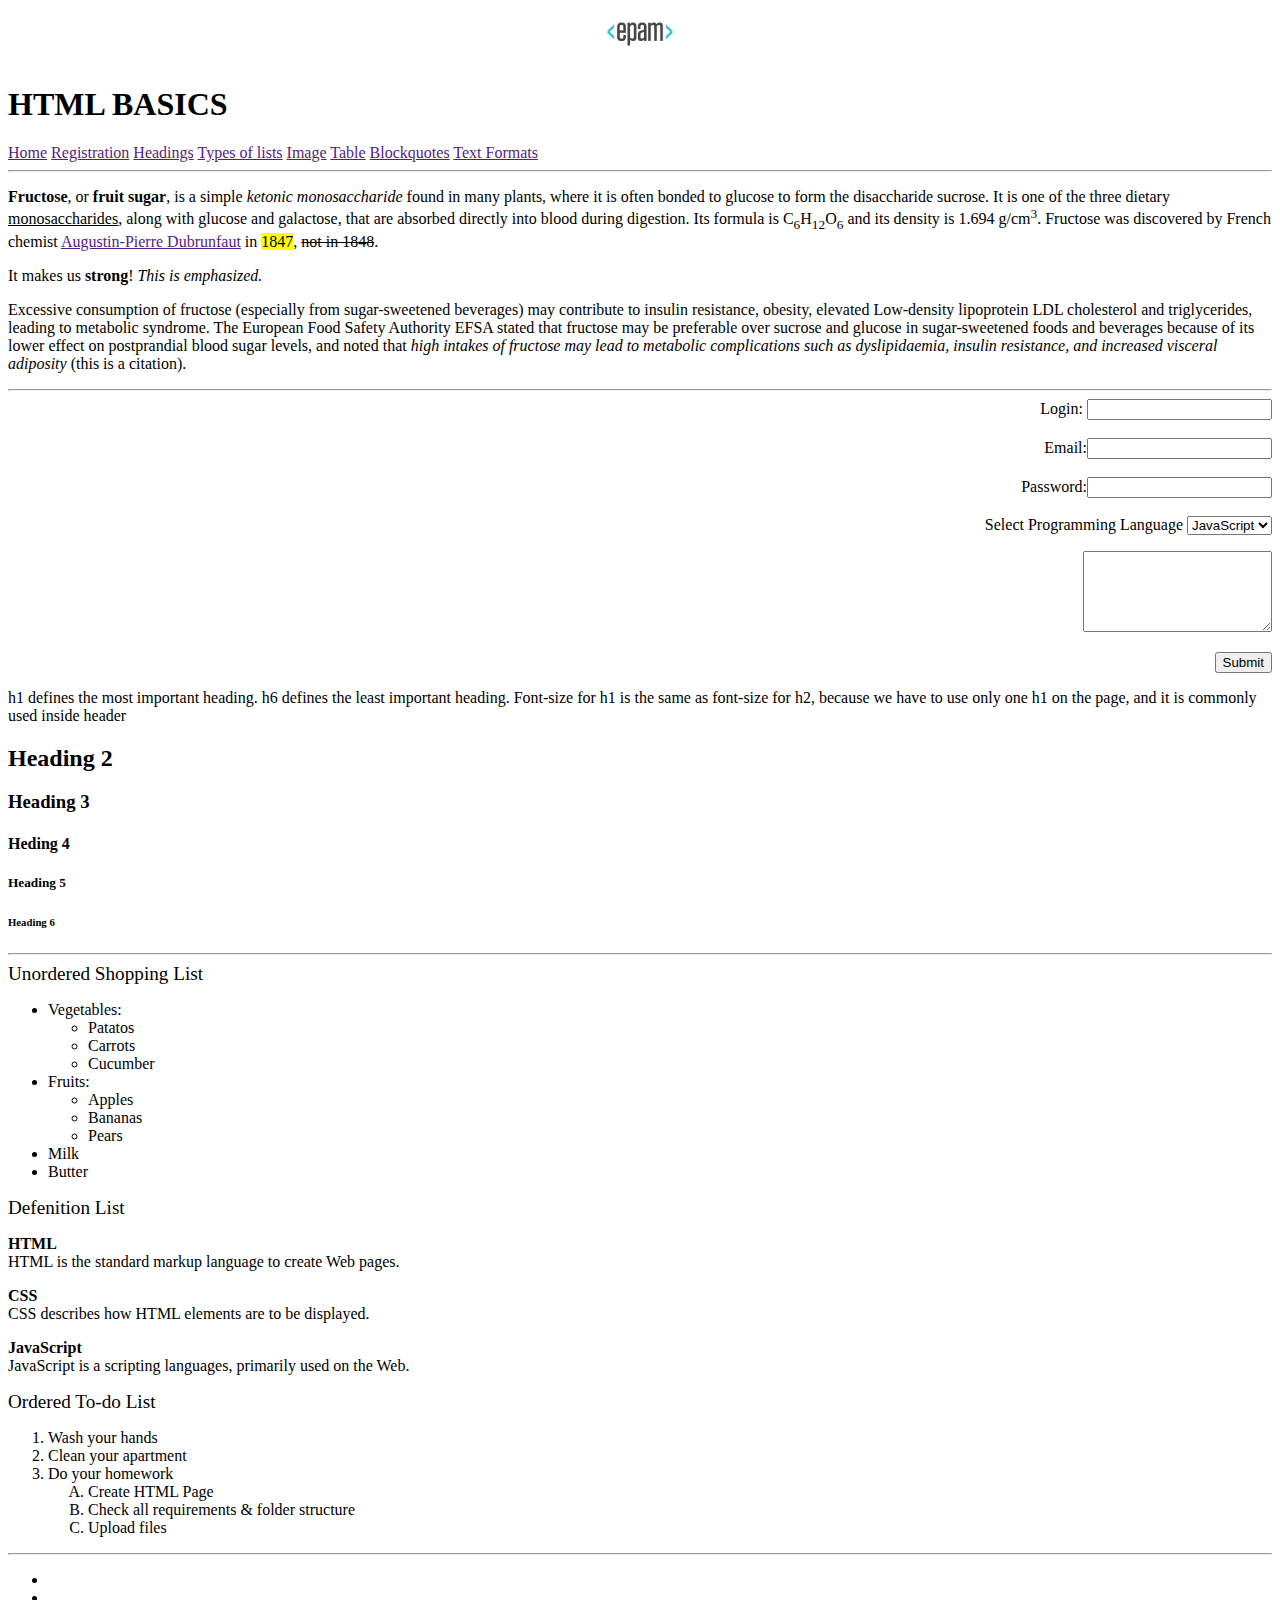
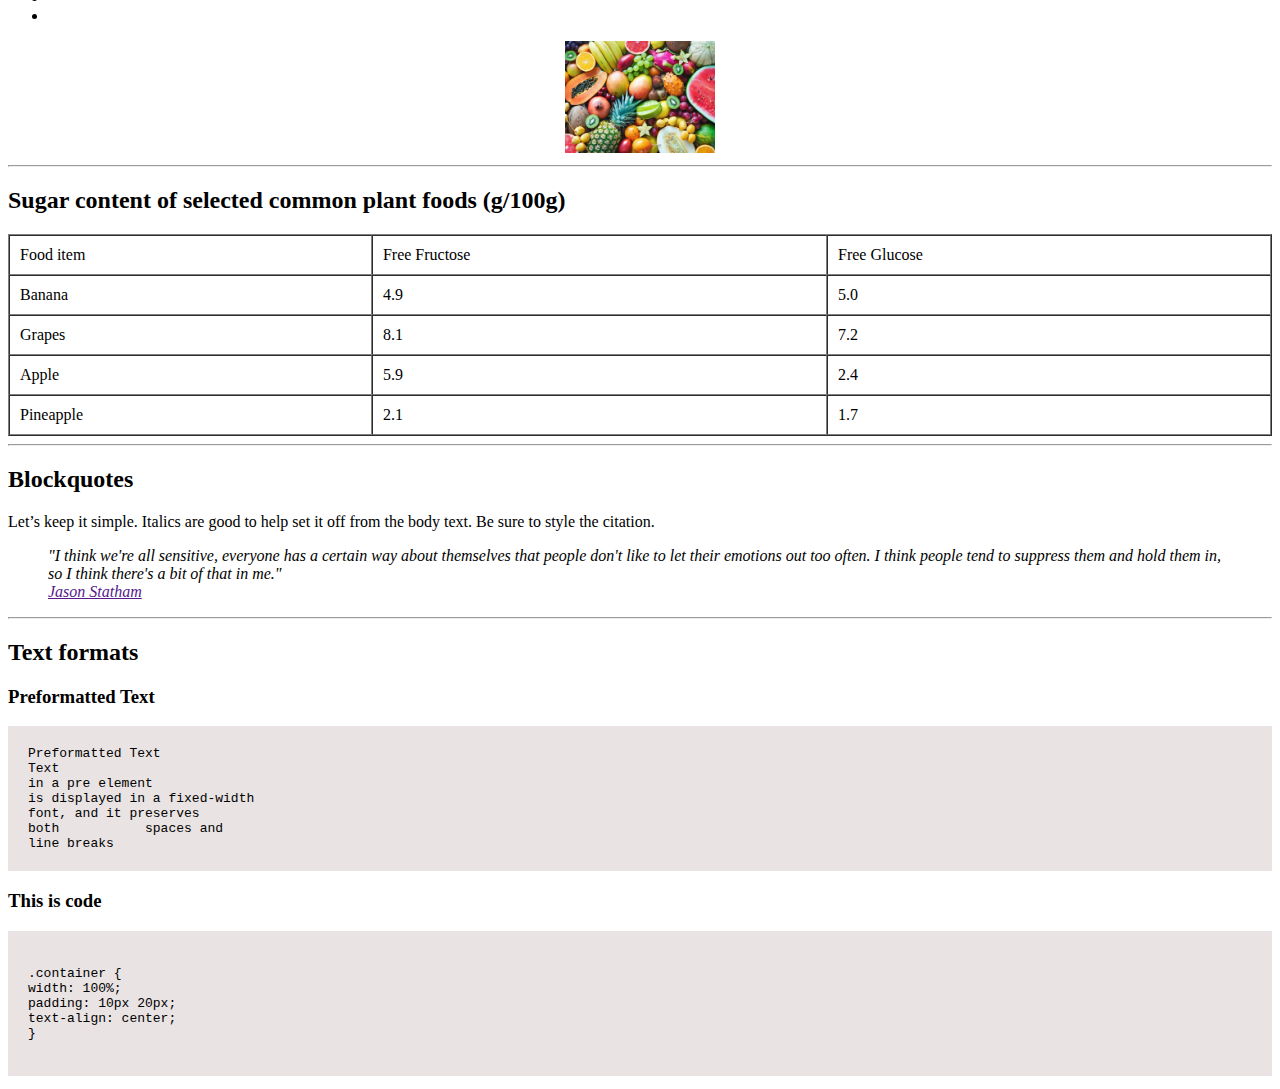
<file: first/result/index.html>
<!DOCTYPE html>
<html lang="en">

<head>
    <meta charset="UTF-8">
    <meta http-equiv="X-UA-Compatible" content="IE=edge">
    <meta name="viewport" content="width=device-width, initial-scale=1.0">
    <title>Document</title>
</head>

<body>
    <center>
        <img src="logo.png" alt="epam contora pidorasov" width="100">
    </center>
    <h1>HTML BASICS</h1>
    <nav>
        <a href=''>Home</a>
        <a href=''>Registration</a>
        <a href=''>Headings</a>
        <a href=''>Types of lists</a>
        <a href=''>Image</a>
        <a href=''>Table</a>
        <a href=''>Blockquotes</a>
        <a href=''>Text Formats</a>
    </nav>
    <hr>
    <p>
        <b>Fructose</b>, or <b>fruit sugar</b>, is a simple
        <i>ketonic monosaccharide</i> found in many plants, where it is often bonded to glucose to form the disaccharide
        sucrose.
        It is one of the three dietary
        <u>monosaccharides</u>, along with glucose and galactose, that are absorbed directly into blood during
        digestion.
        Its formula is C<sub>6</sub>H<sub>12</sub>O<sub>6</sub> and its density is 1.694 g/cm<sup>3</sup>.
        Fructose was discovered by French chemist
        <a href=''>Augustin-Pierre Dubrunfaut</a> in
        <span style="background: yellow;">1847</span>, <strike>not in 1848</strike>.
    </p>
    <p>
        It makes us <b>strong</b>! <i>This is emphasized.</i>
    </p>
    <p>
        Excessive consumption of fructose (especially from sugar-sweetened beverages) may contribute to insulin
        resistance, obesity, elevated
        Low-density lipoprotein LDL cholesterol and triglycerides, leading to metabolic syndrome.
        The European Food Safety Authority EFSA stated that fructose may be preferable over sucrose and glucose in
        sugar-sweetened foods and beverages because of its lower effect on postprandial blood sugar levels, and noted
        that
        <i>high intakes of fructose may lead to metabolic complications such as dyslipidaemia, insulin resistance, and
            increased visceral adiposity</i> (this is a citation).
    </p>
    <hr>
    <div align='right'>
        <form>
            <div>
                <label for="email">Login</label>: <input id="email">
            </div>
            <br />
            <div>Email:<input type="email"></div>
            <br />
            <div>Password:<input type="password"></div>
            <br />

        </form>
        <label>Select Programming Language
            <select>
                <option>JavaScript</option>
                <option>Python</option>
                <option>PHP</option>
            </select>
        </label>
        <p><textarea rows='5' cols='21'></textarea></p>
        <p><input type='submit'></p>
    </div>
    <p>h1 defines the most important heading. h6 defines the least important heading. Font-size for h1 is the same as
        font-size for h2, because we have to use only one h1 on the page, and it is commonly used inside header</p>
    <h2>Heading 2</h2>
    <h3>Heading 3</h3>
    <h4>Heding 4</h4>
    <h5>Heading 5</h5>
    <h6>Heading 6</h6>
    <hr>
    <big>Unordered Shopping List</big>
    <ul>
        <li>Vegetables:
            <ul>
                <li>Patatos</li>
                <li>Carrots</li>
                <li>Cucumber</li>
            </ul>
        </li>
        <li>Fruits:
            <ul>
                <li>Apples</li>
                <li>Bananas</li>
                <li>Pears</li>
            </ul>
        </li>
        <li>Milk</li>
        <li>Butter</li>
    </ul>
    <p><big>Defenition List</big></p>
    <p><b>HTML</b><br>HTML is the standard markup language to create Web pages.</p>
    <p><b>CSS</b><br>CSS describes how HTML elements are to be displayed.</p>
    <p><b>JavaScript</b><br>JavaScript is a scripting languages, primarily used on the Web.</p>

    <big>Ordered To-do List</big>
    <ol>
        <li>Wash your hands</li>
        <li>Clean your apartment</li>
        <li>Do your homework
            <ol type="A">
                <li>Create HTML Page</li>
                <li>Check all requirements & folder structure</li>
                <li>Upload files</li>
            </ol>
        </li>
    </ol>
    <hr>
    <ul class="list">
        <li class="item"></li>
        <li class="item"></li>
        <li class="item"></li>
    </ul>
    <center>
        <img src="fruits.jpg" width="150">
    </center>
    <hr>
    <h2>Sugar content of selected common plant foods (g/100g)</h2>
    <table border="1" cellpadding="10" cellspacing="0" width="100%">
        <tr>
            <td>Food item</td>
            <td>Free Fructose</td>
            <td>Free Glucose</td>
        </tr>
        <tr>
            <td>Banana</td>
            <td>4.9</td>
            <td>5.0</td>
        </tr>
        <tr>
            <td>Grapes</td>
            <td>8.1</td>
            <td>7.2</td>
        </tr>
        <tr>
            <td>Apple</td>
            <td>5.9</td>
            <td>2.4</td>
        </tr>
        <tr>
            <td>Pineapple</td>
            <td>2.1</td>
            <td>1.7</td>
        </tr>
    </table>
    <hr>
    <h2>Blockquotes</Blockquote>
    </h2>
    <p>
        Let’s keep it simple. Italics are good to help set it off from the body text. Be sure to style the citation.
    </p>
    <blockquote><i>"I think we're all sensitive, everyone has a certain way about themselves that people don't like to
            let their emotions out too often. I think people tend to suppress them and hold them in, so I think there's
            a bit of that in me."
            <br>
            <a href="">Jason Statham</a></i></blockquote>
    <hr>
    <h2>Text formats</h2>
    <h3>Preformatted Text</h3>
    <pre style="background: rgb(233, 227, 227); padding: 20px;">
Preformatted Text
Text
in a pre element
is displayed in a fixed-width
font, and it preserves
both           spaces and
line breaks
</pre>
    <h3>This is code</h3>

    <pre style="background: rgb(233, 227, 227); padding: 20px;">
        <code>
.container {
width: 100%;
padding: 10px 20px;
text-align: center;
}</code>
    </pre>
</body>

</html>
</file>
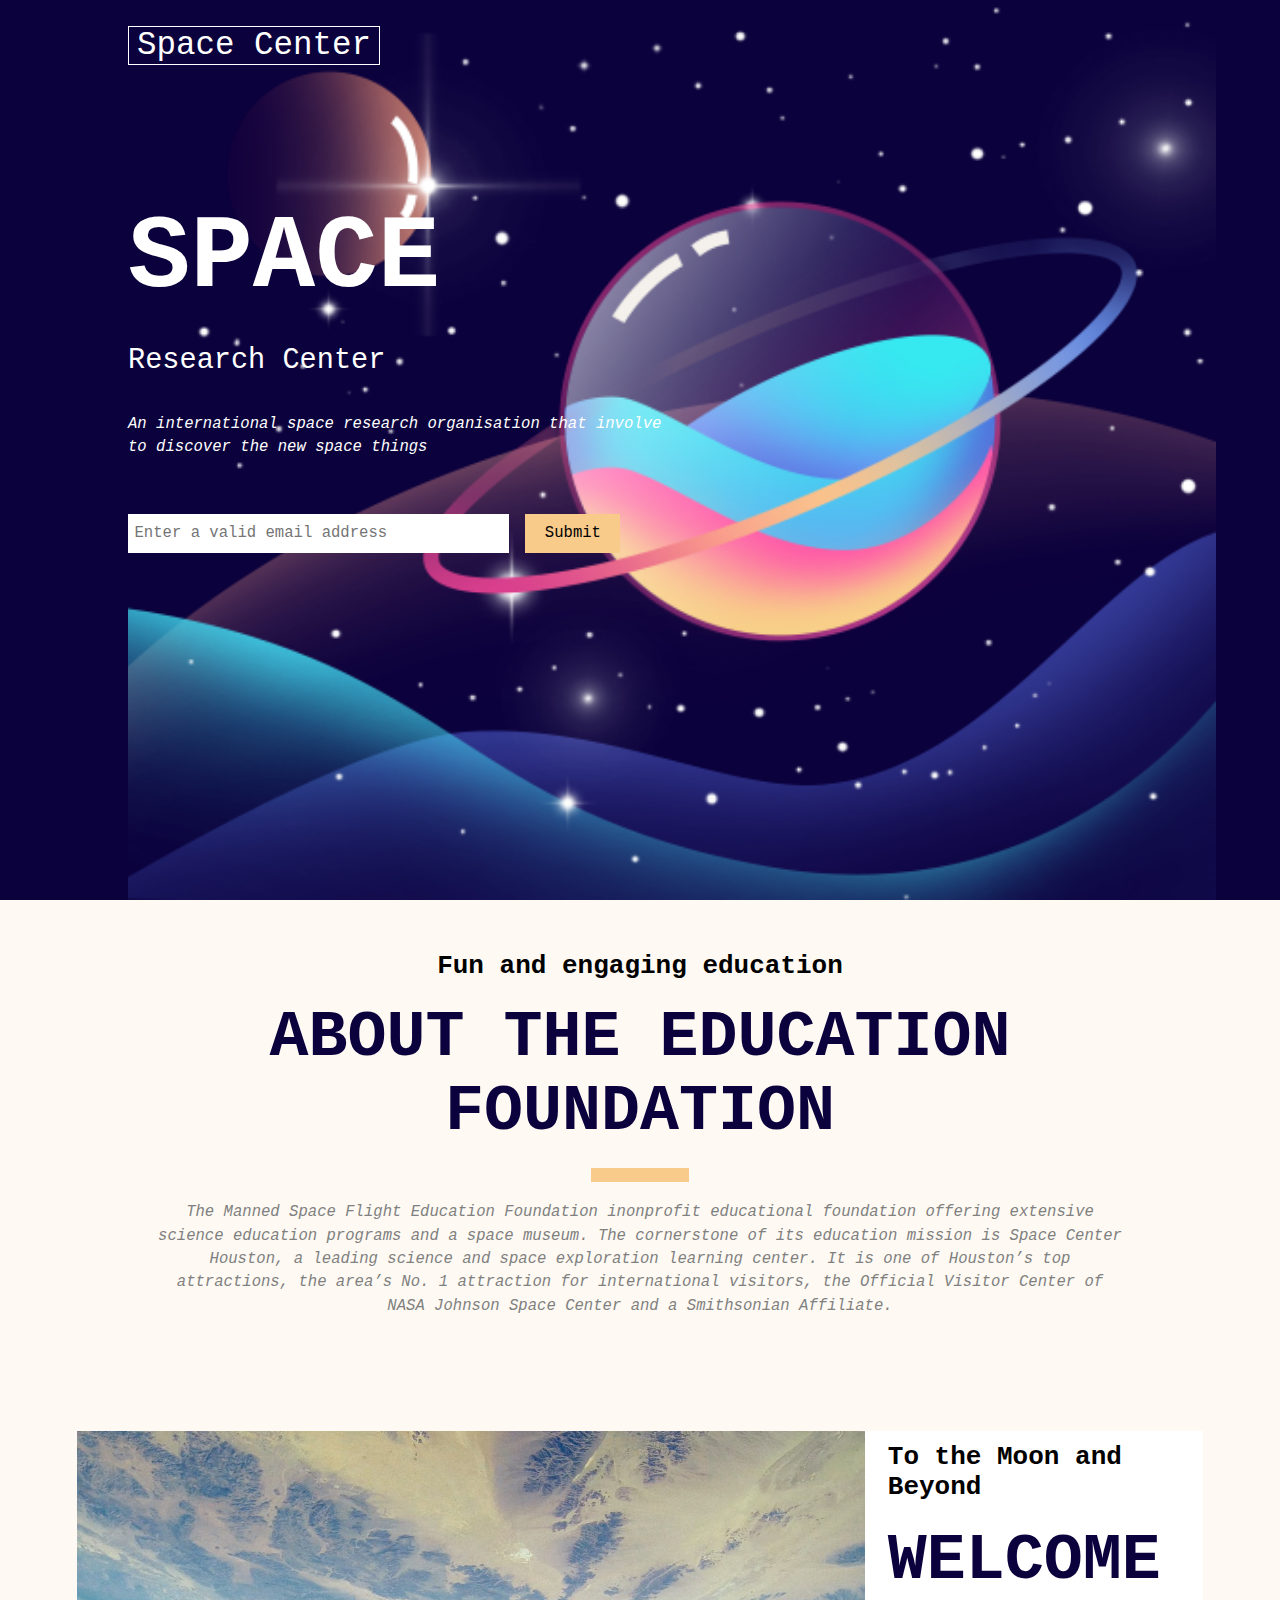
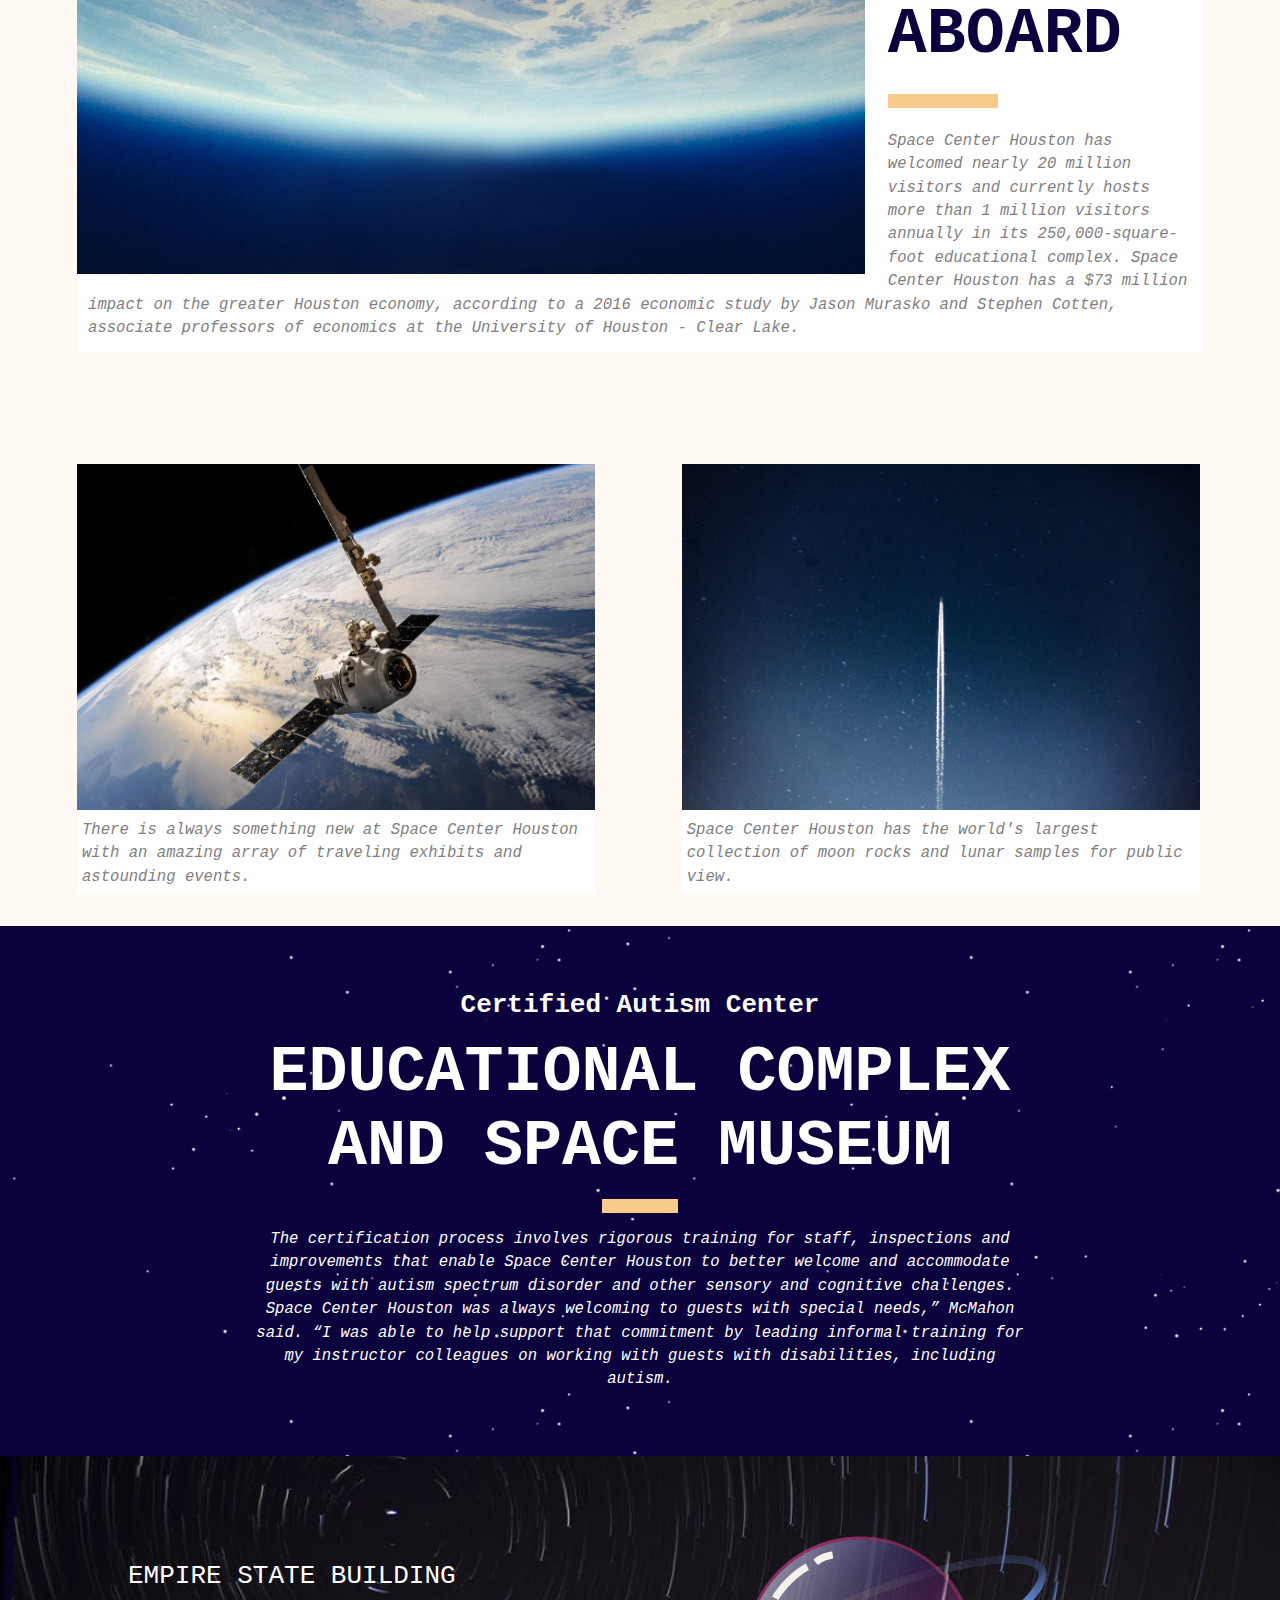
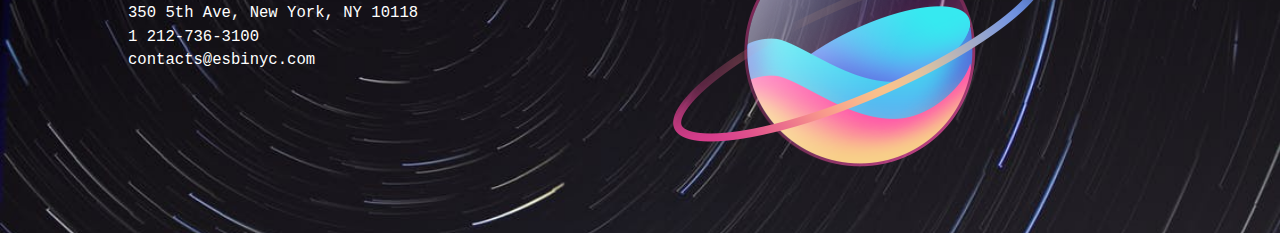
<file: fourth/homework/index.html>
<!DOCTYPE html>
<html lang="en">

  <head>
    <meta charset="utf-8">
    <title>Space Reserch Center</title>
    <link rel="stylesheet" href="css/style.css">
  </head>

  <body>
    <header>
      <div class = 'header__content'>
        <p>Space Center</p>
        <p>SPACE</p>
        <p>Research Center</p>
        <p>An international space research organisation that involve <br> to discover the new space things</p>
        <form id="submit_email">
          <input autocomplete="on" placeholder="Enter a valid email address" form="submit_email">
          <button form="submit_email" type="submit">Submit</button>
        </form>
      </div>
    </header>

    <main>
      <section>
        <h3>Fun and engaging education</h3>
        <h1>ABOUT THE EDUCATION FOUNDATION</h1>
        <hr>
        <p>The Manned Space Flight Education Foundation inonprofit educational foundation offering
        extensive science education programs and a space museum. The cornerstone of its education
        mission is Space Center Houston, a leading science and space exploration learning center.
        It is one of Houston’s top attractions, the area’s No. 1 attraction for international
        visitors, the Official Visitor Center of NASA Johnson Space Center and a Smithsonian Affiliate.</p>
      </section>

      <section>
        <img src="img/section-1.jpeg" alt="Moon from space">
        <div>
          <h3>To the Moon and Beyond</h3>
          <h1>WELCOME ABOARD</h1>
          <hr>
          <p>Space Center Houston has welcomed nearly 20 million visitors and currently hosts more than 1 million visitors
            annually
            in its 250,000-square-foot educational complex. Space Center Houston has a $73 million impact on the greater Houston
            economy, according to a 2016 economic study by Jason Murasko and Stephen Cotten, associate professors of economics at
            the University of Houston - Clear Lake.
          </p>
        </div>
      </section>

      <section>
        <div>
          <img src="img/section-2.jpeg" alt="Earth from space">
          <p>There is always something new at Space Center Houston with an amazing array of traveling exhibits and astounding
            events.</p>
        </div>
        
        <div>
          <img src="img/section-3.jpeg" alt="The rocket in the sky">
          <p>Space Center Houston has the world's largest collection of moon rocks and lunar samples for public view.</p>
        </div>
      </section>
    </main>

    <section class = pre__footer>
      <h3>Certified Autism Center</h3>
      <h1>EDUCATIONAL COMPLEX AND SPACE MUSEUM</h1>
      <hr>
      <p>The certification process involves rigorous training for staff, inspections and improvements that enable Space
        Center
        Houston to better welcome and accommodate guests with autism spectrum disorder and other sensory and cognitive
        challenges. Space Center Houston was always welcoming to guests with special needs,” McMahon said. “I was able to
        help
        support that commitment by leading informal training for my instructor colleagues on working with guests with
        disabilities, including autism.</p>
    </section>

    <footer>
      <address>
        <p>EMPIRE STATE BUILDING</p>
        <div>350 5th Ave, New York, NY 10118</div>
        <div class="tel">1 212-736-3100</div>
        <div class="email">contacts@esbinyc.com</div>
      </address>
      <img src="img/footer-img.png" alt="footer_img">
      
    </footer>
  </body>

</html>
</file>
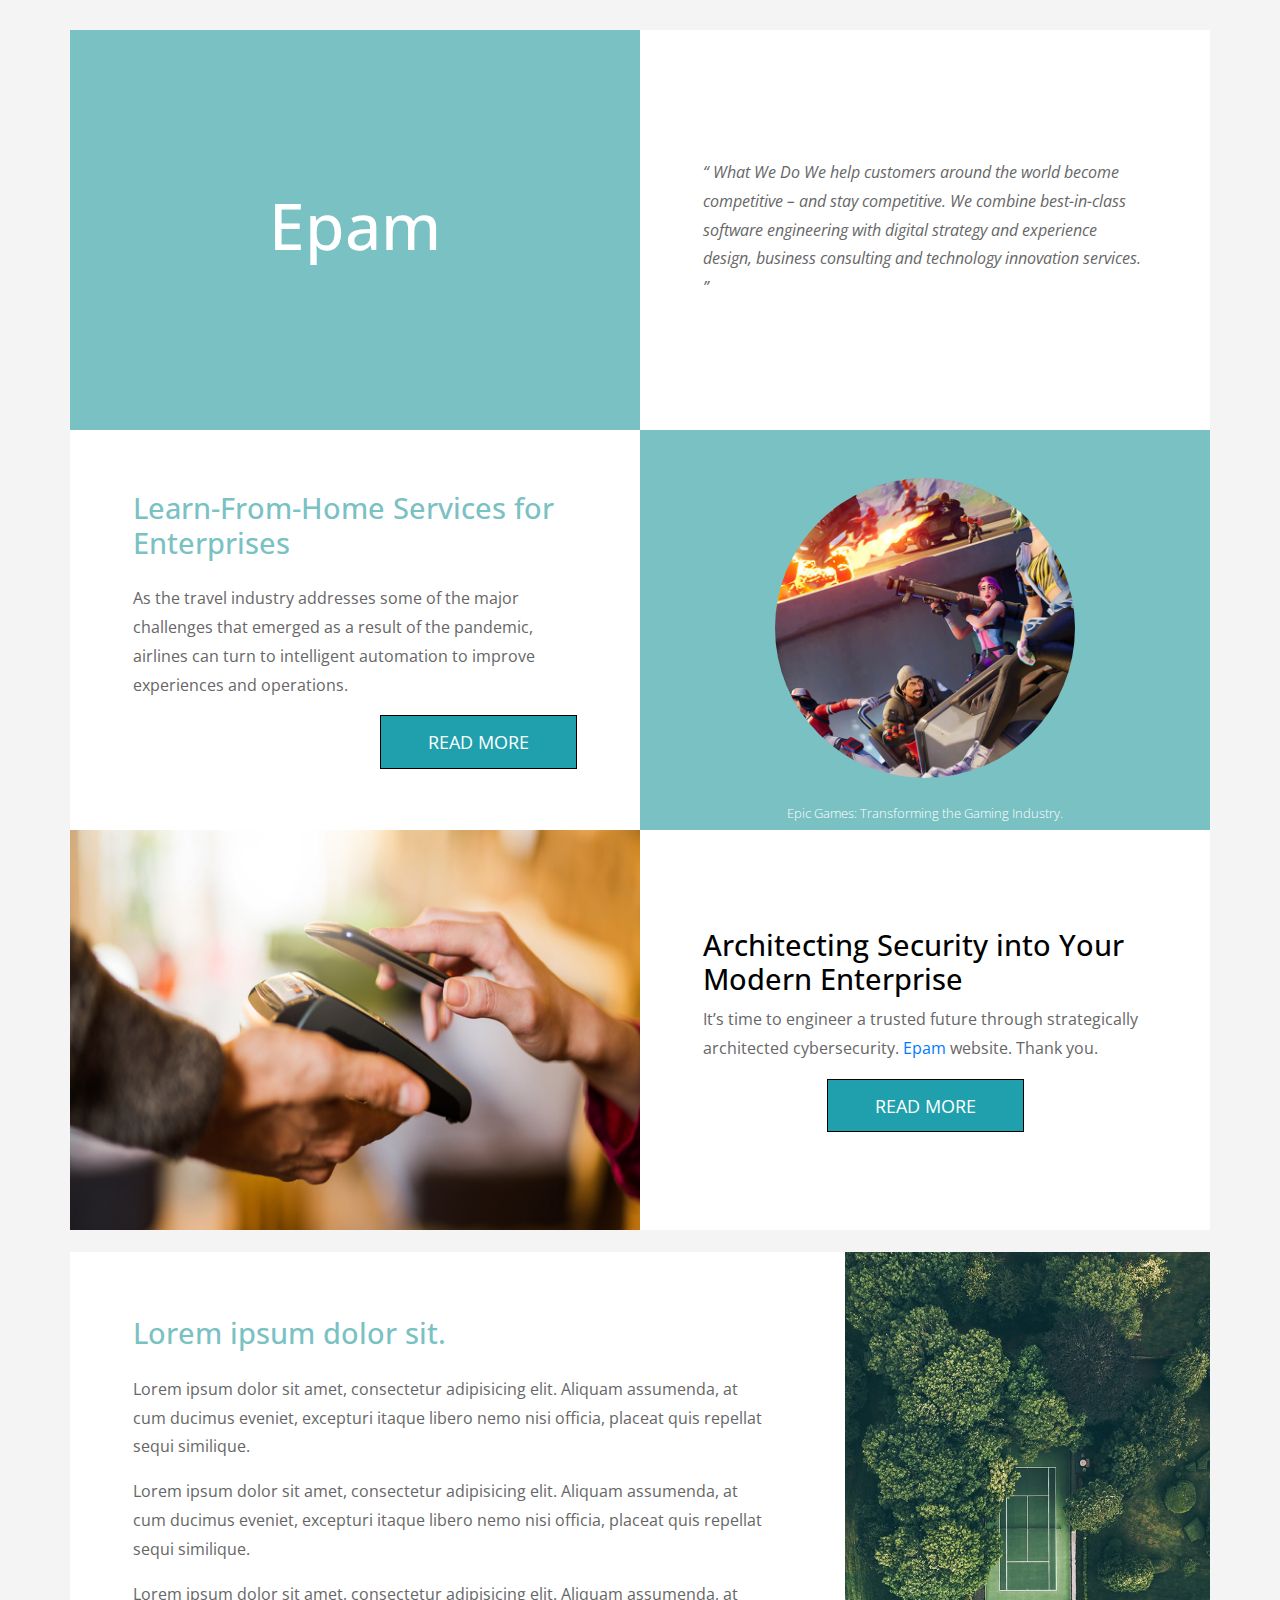
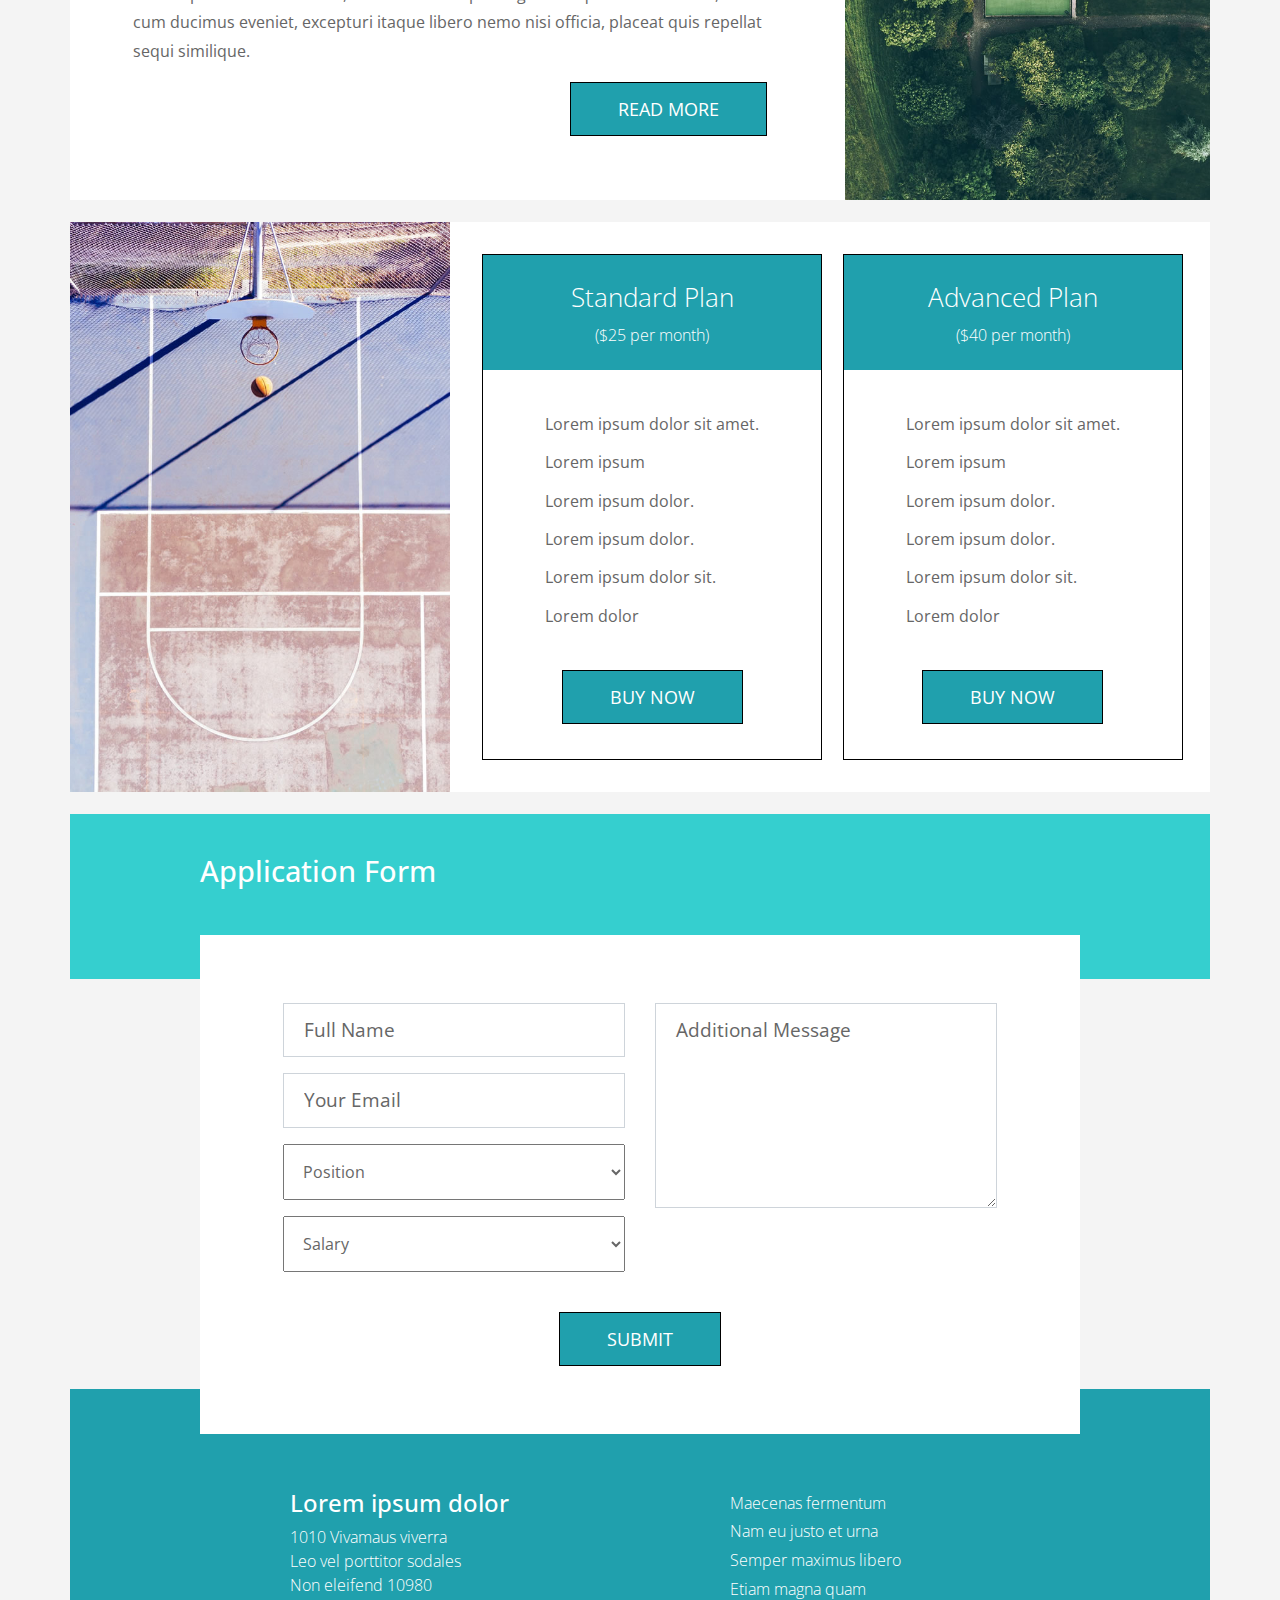
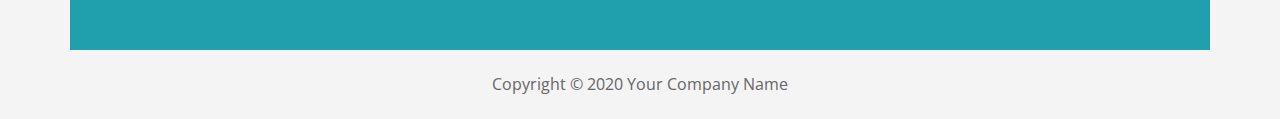
<file: second/homework/index.html>
<!DOCTYPE html>
<html lang="en">
<head>
  <meta charset="utf-8">
  <meta name="viewport" content="width=device-width, initial-scale=1">

  <title>CSS BASICS HW</title>
  
    <link rel="stylesheet" href="https://fonts.googleapis.com/css?family=Open+Sans:300,400">
    <link rel="stylesheet" href="css/bootstrap.min.css">
    <link rel="stylesheet" href="css/general.css">
    <link rel="stylesheet" href="css/style.css">

</head>

<body>

 <div class="container">
    
    <section class="row tm-section tm-card">
       <div class="col-sm-12 col-md-12 col-lg-6 col-xl-6 p-0">
        <div class="tm-flex-center p-5 tm-bg-color-primary tm-section-min-h">
          <h1 class="tm-text-color-white tm-site-name">Epam</h1>
        </div>
      </div>
      <div class="col-sm-12 col-md-12 col-lg-6 col-xl-6">
        <div class="tm-flex-center p-5">
          <q class="tm-quote">
              What We Do
              We help customers around the world become competitive – and stay competitive.
              We combine best-in-class software engineering with digital strategy and experience design, business consulting and technology innovation services.
          </q>
        </div>
      </div>
    </section>
    
    <section class="row tm-section tm-card tm-col-md-reverse">
        <div class="col-sm-12 col-md-12 col-lg-6 col-xl-6 p-0">
            <div class="tm-flex-center p-5 tm-bg-color-primary">
                <div class="tm-max-w-400 tm-flex-center tm-flex-col">
                    <div class="rounded-circle mb-4"></div>
                    <p class="tm-text-color-white small tm-font-thin mb-0">Epic Games: Transforming the Gaming Industry.</p>
                </div>
            </div>
        </div>
        <div class="col-sm-12 col-md-12 col-lg-6 col-xl-6">
      <div class="tm-flex-center p-5">
        <div class="tm-md-flex-center">
          <h2 class="tm-text-color-primary mb-4">Learn-From-Home Services for Enterprises</h2>
            <q class="tm-quote">
                As the travel industry addresses some of the major challenges that emerged as a result of the pandemic, airlines can turn to intelligent automation to improve experiences and operations.
            </q>
          <a href="#" class="btn btn-primary float-lg-right tm-md-align-center">Read more</a>
        </div>
      </div>
    </div>
    </section>
    
    <section class="row tm-section tm-mb-30 tm-card">
      <div class="col-sm-12 col-md-12 col-lg-6 col-xl-6 p-0 text-center">
        <img src="img/image-01.jpg" alt="Image" class="img-fluid">
      </div>
      <div class="col-sm-12 col-md-12 col-lg-6 col-xl-6">
        <div class="tm-flex-center p-5">
          <div class="tm-flex-center tm-flex-col">
            <h2 class="tm-text-color-primary">Architecting Security into Your Modern Enterprise</h2>
            <p>It’s time to engineer a trusted future through strategically architected cybersecurity.
                <a href="https://www.epam.com/insights/white-papers/architecting-security-into-your-modern-enterprise" target="_parent">Epam</a>
                website. Thank you.</p>
            <a href="#" class="btn btn-primary">Read More</a>
          </div>
        </div>
      </div>
    </section>
    
    <section class="row tm-section tm-mb-30">
     <div class="col-sm-12 col-md-12 col-lg-8 col-xl-8">
      <div class="tm-flex-center pl-5 pr-5 pt-5 pb-5">
        <div class="tm-md-flex-center">
         <h2 class="mb-4 tm-text-color-primary">Lorem ipsum dolor sit.</h2>
         <p>Lorem ipsum dolor sit amet, consectetur adipisicing elit. Aliquam assumenda, at cum ducimus eveniet, excepturi itaque libero nemo nisi officia, placeat quis repellat sequi similique.</p>
            <p>Lorem ipsum dolor sit amet, consectetur adipisicing elit. Aliquam assumenda, at cum ducimus eveniet, excepturi itaque libero nemo nisi officia, placeat quis repellat sequi similique.</p>
            <p>Lorem ipsum dolor sit amet, consectetur adipisicing elit. Aliquam assumenda, at cum ducimus eveniet, excepturi itaque libero nemo nisi officia, placeat quis repellat sequi similique.</p>
         <a href="#" class="btn btn-primary float-lg-right tm-md-align-center">Read More</a>
       </div>
     </div>
    </div>
    <div class="col-sm-12 col-md-12 col-lg-4 col-xl-4 text-xl-right text-md-center text-center mt-5 mt-lg-0 pr-lg-0">
     <img src="img/image-02.jpg" alt="Image" class="img-fluid">
    </div>
    </section>
    
    <section class="row tm-section tm-mb-30">
      <div class="col-sm-12 col-md-12 col-lg-4 col-xl-4 p-md-0 text-md-center text-center mb-4 mb-lg-0">
       <img src="img/image-03.jpg" alt="Image" class="img-fluid">
     </div>
     <div class="col-sm-12 col-md-6 col-lg-4 col-xl-4 pl-lg-4 pr-xl-0 mb-4 mb-lg-0">
      <div class="tm-flex-center">
       <div class="tm-pricing-table">
        <div class="tm-bg-color-secondary tm-text-color-white text-center tm-font-thin tm-pricing-header">
          <p class="mb-0 tm-pricing-header-title">Standard Plan</p>
          <p class="mb-0 tm-pricing-header-subtitle">($25 per month)</p>
        </div>
        <div class="tm-pricing-body">
          <ul class="tm-feature-list">
            <li>Lorem ipsum dolor sit amet.</li>
            <li>Lorem ipsum</li>
            <li>Lorem ipsum dolor.</li>
            <li>Lorem ipsum dolor.</li>
            <li>Lorem ipsum dolor sit.</li>
            <li>Lorem dolor</li>
          </ul>
          <a href="#" class="btn btn-secondary">Buy now</a>
        </div>
      </div>
    </div>
    </div>
    <div class="col-sm-12 col-md-6 col-lg-4 col-xl-4 pl-xl-0 mb-4 mb-lg-0">
      <div class="tm-flex-center">
       <div class="tm-pricing-table">
        <div class="tm-bg-color-secondary tm-text-color-white text-center tm-font-thin tm-pricing-header">
          <p class="mb-0 tm-pricing-header-title">Advanced Plan</p>
          <p class="mb-0 tm-pricing-header-subtitle">($40 per month)</p>
        </div>
        <div class="tm-pricing-body">
            <ul class="tm-feature-list">
                <li>Lorem ipsum dolor sit amet.</li>
                <li>Lorem ipsum</li>
                <li>Lorem ipsum dolor.</li>
                <li>Lorem ipsum dolor.</li>
                <li>Lorem ipsum dolor sit.</li>
                <li>Lorem dolor</li>
            </ul>
          <a href="#" class="btn btn-secondary">Buy now</a>
            <p class="tm-pricing-discount">
                <span class="tm-pricing-discount__star">*</span>
                <span class="tm-pricing-discount__text">Special discount</span>
            </p>
        </div>
      </div>
    </div>
    </div>
    </section>
    
    <section class="row">
      <div class="col-lg-12 tm-form-header pl-5 pr-5">
        <h2 class="tm-container-inner tm-text-color-white">Application Form</h2>
      </div>
      <div class="col-lg-12 pl-2 pl-sm-3 pl-md-5 pr-2 pr-sm-3 pr-md-5">
        <form action="index.html" method="post" class="row tm-container-inner tm-contact-form">
          <div class="col-xs-12 col-sm-12 col-md-6 col-lg-6 col-xl-6">
            <div class="form-group">
              <input type="text" id="contact_name" name="contact_name" class="form-control" placeholder="Full Name"  required/>
            </div>
            <div class="form-group">
              <input type="email" id="contact_email" name="contact_email" class="form-control" placeholder="Your Email"  required/>
            </div>
            <div class="form-group">
              <select>
                <option value="">Position</option>
                <option value="ceo">Chief Executive Officer</option>
                <option value="ms">Marketing Specialist</option>
                <option value="om">Operating Manager</option>
                <option value="sa">Sales Assistant</option>
              </select>
            </div>
            <div class="form-group">
              <select>
                <option value="">Salary</option>
                <option value="100k">$100,000-$140,000</option>
                <option value="200k">$200,000-$260,000</option>
                <option value="300k">$300,000-$375,000</option>
              </select>
            </div>
          </div>
          <div class="col-xs-12 col-sm-12 col-md-6 col-lg-6 col-xl-6">
            <div class="form-group">
              <textarea id="contact_message" name="contact_message" class="form-control" rows="6" placeholder="Additional Message" required></textarea>
            </div>
          </div>
          <div class="col-xs-12 mt-4 tm-center">
            <button type="submit" class="btn btn-primary">Submit</button>
          </div>
        </form>
      </div>
      <div class="col-lg-12 tm-bg-color-secondary tm-text-color-white tm-font-thin tm-form-footer">
        <div class="row tm-container-inner">
          <div class="col-sm-12 col-md-6 col-lg-6 col-xl-6">
            <div class="tm-footer-info-box">
              <h4>Lorem ipsum dolor</h4>
              <address>
                1010 Vivamaus viverra<br>
                Leo vel porttitor sodales<br>
                Non eleifend 10980
              </address>
            </div>
          </div>
          <div class="col-sm-12 col-md-6 col-lg-6 col-xl-6">
            <div class="tm-footer-info-box">
              <p>Maecenas fermentum<br>
              Nam eu justo et urna<br>
              Semper maximus libero<br>
              Etiam magna quam</p>
            </div>
          </div>
        </div>
      </div>
    </section>

    <div class="row">
        <div class="col-lg-12">
            <p class="text-center small tm-copyright-text mb-0">Copyright &copy; <span class="tm-current-year">2020</span> Your Company Name</p>
        </div>
    </div>

</div>

</body>
</html>
</file>
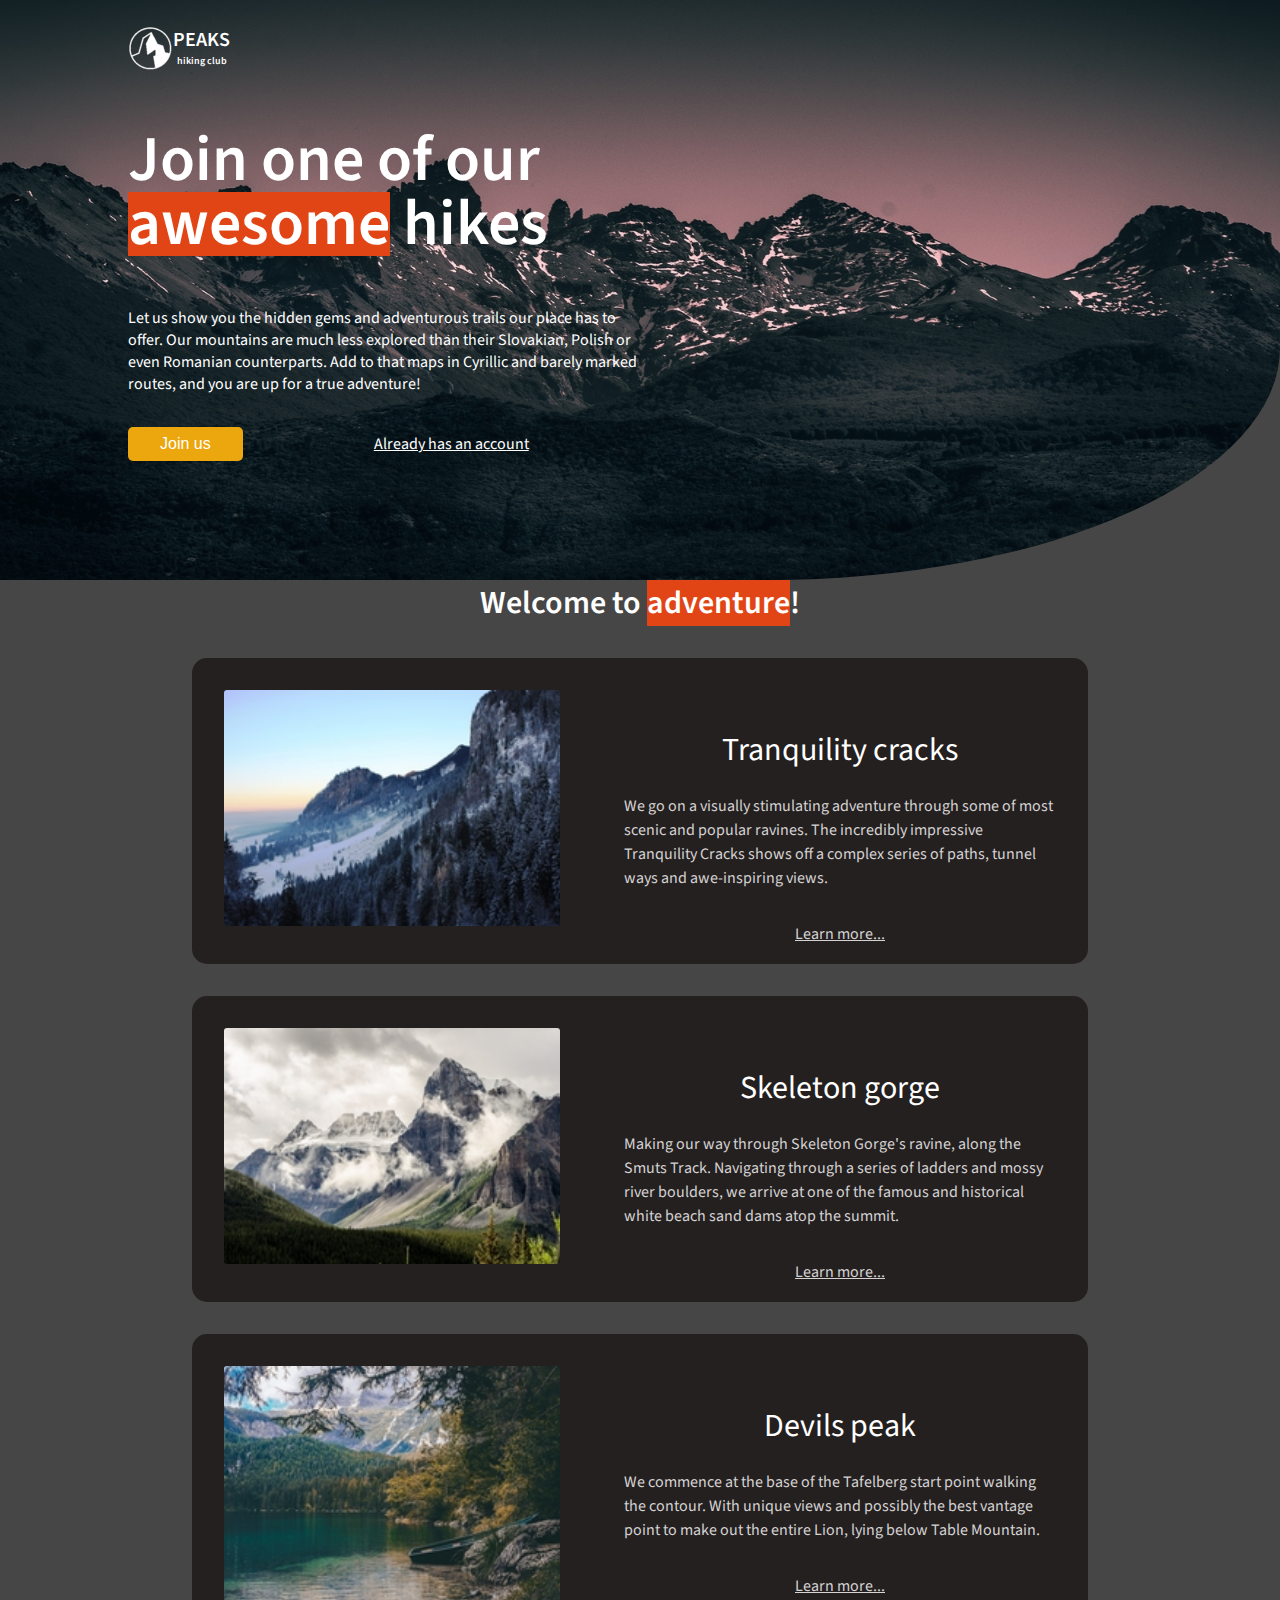
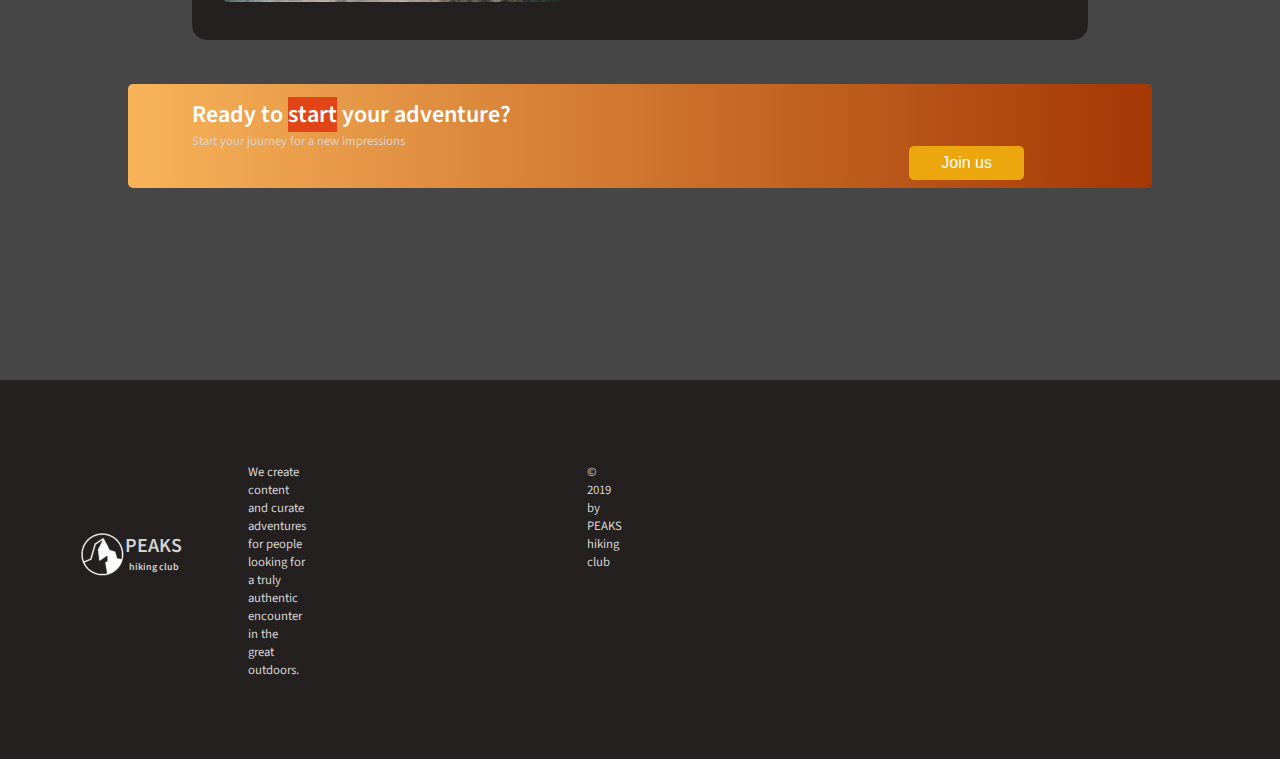
<file: third/homework/index.html>
<!DOCTYPE html>
<html lang="en">

<head>
    <meta charset="UTF-8">
    <meta name="viewport" content="width=device-width, initial-scale=1.0">
    <meta http-equiv="X-UA-Compatible" content="ie=edge">
    <link href="https://fonts.googleapis.com/css?family=Hind:400,600%7CSource+Sans+Pro:400,600,700%7CFresca"
        rel="stylesheet" />

    <!-- Styles should be switched here: -->

    <!-- <link rel="stylesheet" type="text/css" href="css/style1.css"> -->
    <link rel="stylesheet" type="text/css" href="css/style2.css">

    <title>PEAKS hiking club</title>
</head>

<body>
    <header class="header">
        <div class="header-wrap">
            <div class="landing-logo">
                <img src="img/m-logo.png" alt="logo" />
                <p>PEAKS<span>hiking club</span></p>
            </div>
            <p class="header_heading">
                Join one of our <span>awesome</span> hikes
            </p>
            <p class="header_text">
                Let us show you the hidden gems and adventurous trails our place has to offer.
                Our mountains are much less explored than their Slovakian,
                Polish or even Romanian counterparts. Add to that maps in Cyrillic and barely marked routes,
                and you are up for a true adventure!
            </p>
            <div>
                <button class="header_button">Join us</button>
                <a href="#" class="login">Already has an account</a>
            </div>
        </div>
    </header>
    <main class="section">
        <p class="section_text">
            Welcome to <span>adventure</span>!
        </p>
        <div class="section_card_wrap">
            <div class="section_card">
                <img class="section_card_img" src="img/m-1.jpg" alt="experts" />
                <div class="section_card_right_container">
                    <p class="section_card_heading">
                        Tranquility cracks
                    </p>
                    <p class="section_card_text">
                        We go on a visually stimulating adventure through some of most scenic and popular ravines.
                        The incredibly impressive Tranquility Cracks shows off a complex series of paths, tunnel ways
                        and
                        awe-inspiring views.
                    </p>
                    <a href="#" class="section_link">Learn more...</a>
                </div>
            </div>
            <div class="section_card">
                <img class="section_card_img" src="img/m-2.jpg" alt="content formats" />
                <div class="section_card_right_container">
                    <p class="section_card_heading">
                        Skeleton gorge
                    </p>
                    <p class="section_card_text">
                        Making our way through Skeleton Gorge's ravine, along the Smuts Track.
                        Navigating through a series of ladders and mossy river boulders, we arrive at one of the famous
                        and
                        historical white beach sand dams atop the summit.
                    </p>
                    <a href="#" class="section_link">Learn more...</a>
                </div>
            </div>
            <div class="section_card">
                <img class="section_card_img" src="img/m-3.jpg" alt="certificate" />
                <div class="section_card_right_container">
                    <p class="section_card_heading">
                        Devils peak
                    </p>
                    <p class="section_card_text">
                        We commence at the base of the Tafelberg start point walking the contour.
                        With unique views and possibly the best vantage point to make out the entire Lion, lying below
                        Table
                        Mountain.
                    </p>
                    <a href="#" class="section_link">Learn more...</a>
                </div>
            </div>
        </div>
        <div class="section_banner">
            <div class="section_banner_text_wrap">
                <p class="section_banner_heading">
                    Ready to <span>start</span> your adventure?
                </p>
                <p class="section_banner_text">
                    Start your journey for a new impressions
                </p>
            </div>
            <button class="section_banner_button">Join us</button>
        </div>
    </main>
    <footer class="footer">
        <div class="footer-wrap">
            <div class="footer_logo landing-logo">
                <img src="img/m-logo.png" alt="logo" />
                <p>PEAKS<span>hiking club</span></p>
            </div>
            <p class="footer_text">
                We create content and curate adventures for people looking for a truly authentic encounter in the great
                outdoors.
            </p>
            <span class="footer-cr">
                &copy; 2019 by PEAKS hiking club
            </span>
        </div>
    </footer>
</body>

</html>
</file>
<file: fourth/homework/css/style.css>
* {
    font-family: monospace;
    font-size: medium;
    padding: 0;
    margin: 0;
    box-sizing: border-box;
}

header {
    background-color: #0b013c;
    color:  #ffffff;
    height: 100vh;
    padding: 0 5vw 0 10vw;
}

.header__content {
    height: 100%;
    padding: 3vh 0 10vh 0;
    background-image: url(../img/header-bg.png);
    background-size: cover;
    background-position: right;
}

.header__content p:first-child {
    border: 0.05em solid #ffffff;
    display: inline;
    padding: 0 8px;
    font-size: 2.5rem;
}

.header__content p:nth-child(2) {
    font-size: 8rem;
    margin-top: 15vh;
    font-weight: bold;
}

.header__content p:nth-child(3) {
    font-size: 2.2rem;
    margin-top: 3vh;
}

.header__content p:nth-child(4) {
    font-style: italic;
    font-size: 1.2rem;
    margin-top: 4vh;
    line-height: 1.5;
}
form {
    margin-top: 6vh;
}

input {
    font-family: inherit; 
    font-size: 1.2rem; 
    line-height: inherit; 
    width: 35%;
    padding: 0.8rem 0 0.8rem 0.5rem;  
    border: none;
}

button {
    background-color: #f8cb8a;
    font-size: 1.2rem; 
    padding: 0.8rem 1.5rem; 
    border: none;
    margin-left: 0.8%;
}

button:hover {
    background-color: #f6bb66;
}

main {
    padding: 4vw 6vw 2.5vw;
    background-color: #fefaf3;
}

main p {
    color: #808080;
    font-size: 1.2rem;
}

h1 {
    font-size: 5rem;
    color: #0b013c;
    margin-top: 2%;
}

h3 {
    font-size: 2rem;
}

hr {
    border: none;
    background-color: #f8cb8a;
    height: 1.05rem;
    width: 10%;
    margin-left: auto;
    margin-right: auto;
    margin-top: 2%;
}

section p {
    font-style: italic;
    margin-top: 2%;
    line-height: 1.5;
}

main section:first-child {
    padding: 0 6vw;
    text-align: center;
}

main section:nth-child(2) {
    background-color: #ffffff;
    margin-top: 10%;
}

main section:nth-child(2) img {
    width: 70%;
    float: left;
    margin-right: 2%;
}

main section:nth-child(2) div {
    padding: 1%;
}

main section:nth-child(2) hr {
    margin-left: 0;
}

main section:nth-child(3) {
    width: 100%;
    margin-top: 10%;
}

main section:nth-child(3) div{
    width: 46%;
    display: inline-block;
    background-color: #ffffff;
}

main section:nth-child(3) div p{
    margin: 1%;
}

main section:nth-child(3) img {
    width: 100%;
}

main section:nth-child(3) div:nth-child(1){
    margin-right: 4%;
}

main section:nth-child(3) div:nth-child(2){
    margin-left: 3%;
}

.pre__footer {
    padding: 5% 20%;
    text-align: center;
    color: #ffffff;
    background-color: #0b013c;
    background-image: url(../img/space-bg.png);
}

.pre__footer h3 {
    color: #ffffff;
}

.pre__footer h1 {
    color: #ffffff;
}

.pre__footer p {
    color: #ffffff;
    font-size: 1.2rem;
}

footer {
    background-image: url(../img/footer-bg.jpeg);
    background-size: cover;
    color: #ffffff;
    padding: 5% 10%;
    vertical-align: middle
}

address {
    font-style: normal;
    display: inline-block;
    margin-top: 3%;
    /* margin-bottom: auto; */
}

address div {
    font-size: 1.2rem;
    line-height: 1.5;
}

footer p{
    font-size: 2rem;
    line-height: 2;
}

footer img {
    display: block;
    margin-left: auto;
    margin-right: 10%;
    margin-top: -140px;
}
</file>
<file: second/homework/css/general.css>
body {
	font-family: 'Open Sans', Helvetica, Arial, sans-serif;
	font-size: 18px;
    color: #666666;
    background-color: #f4f4f4;
}

p, q { line-height: 1.8; }
h2 { font-size: 1.8rem; }

.tm-site-name {
    font-size: 4rem;
}

.tm-quote {
    font-size: 1.35rem;
    font-style: italic;
    display: block;
}

.container {
    margin-top: 30px;
}

.tm-container-inner {
    margin: 0 auto;
    max-width: 880px;
}

.tm-section {
    position: relative;
    background-color: white;
}

.tm-pricing-discount {
    display: none;
}

.tm-pricing-discount__star {
    color: black;
}

.tm-pricing-discount__text {
    color: black;
}

.tm-section,
.tm-section-min-h {
    min-height: 400px;
}

.tm-flex-center {
    width: 100%;
    height: 100%;
    display: flex;
    align-items: center;
    justify-content: center;
}

.tm-flex-col {
    flex-direction: column;
}

.btn {
    border-radius: 0;
    text-transform: uppercase;
    padding: 12px 47px;
    font-size: 1.15rem;
}

.btn-primary {
    background: black;
    border-color: black;
}

.btn-secondary {
    background: black;
    border-color: black;
}

.tm-bg-color-primary { background-color: black }
.tm-bg-color-secondary { background-color: black }

.tm-text-color-primary { color: black }
.tm-text-color-white { color: white; }

.tm-font-thin { font-weight: 300; }
.tm-max-w-400 { max-width: 400px; }

.form-control::placeholder { /* Chrome, Firefox, Opera, Safari 10.1+ */
    color: #666666;
    opacity: 1; /* Firefox */
}

.form-control:-ms-input-placeholder { /* Internet Explorer 10-11 */
    color: #666666;
}

.form-control::-ms-input-placeholder { /* Microsoft Edge */
    color: #666666;
}

.tm-contact-form select,
.tm-contact-form input {
    color: #666;
}

.tm-contact-form textarea {
    height: 205px;
}

.tm-pricing-table {
    border: 1px solid black;
    width: 100%;
    max-width: 340px;
}

.tm-pricing-header {
    padding: 20px;
}

.tm-pricing-body {
    padding-bottom: 35px;
    display: flex;
    flex-direction: column;
    align-items: center;
}

.tm-pricing-header-title {
    font-size: 1.6rem;
}

.tm-feature-list {
    list-style: none;
    margin: 0;
    line-height: 2.4;
    padding: 35px 50px;
}

.tm-form-header {
    background: black;
    padding: 40px 40px 90px;
}

.tm-form-footer {
    padding-top: 100px;
    padding-bottom: 30px;
}

.tm-footer-info-box {
    max-width: 260px;
    margin: 0 auto;
}

.tm-contact-form {
    padding: 68px;
    background: white;
    position: relative;
}

.img-fluid {
    width: 100%;
    height: 100%;
}

.form-control {
    color: #666;
    font-size: 1.2rem;
    padding: 12px 20px;
    border-radius: 0;
}

.tm-contact-form select {
    width: 100%;
    padding: 15px;
}

.tm-center {
    width: 100%;
    text-align: center;
}

.tm-copyright-text {
    padding: 20px;
    font-size: 1rem;
}

.rounded-circle {
    height: 300px;
    width: 300px;
    background-image: url("../img/image-04.jpg");
    background-position: center;
    background-size: cover;
}
</file>
<file: second/homework/css/style.css>
body {
    font-size: 1rem;
}

.tm-bg-color-primary {
    background-color: #79c1c3;
}
.container section:nth-child(2) {
    position: relative;
}

.container section:nth-child(2) div:first-child.col-sm-12 {
    position: absolute;
    right: 0;
}

.container .tm-md-flex-center:nth-child(odd) h2 {
    color: #79c1c3;
}

.tm-quote:nth-child(2) {
    quotes: none;
    font-style: normal;
}

.btn {
    background: #20a0ad;
}

.btn:hover{
    background: rgb(118, 205, 216);
}

.tm-pricing-header, .tm-form-footer {
    background: #20a0ad;
}

.tm-form-header {
    background: #35cfcf;
}

h2 + q.tm-quote {
    margin-bottom: 1rem;
}

.tm-quote {
    font-size: 1rem; 
}

section:nth-child(n+4){
    margin-top: 2%;
}

.tm-pricing-table {
    margin: 8% 0;
}

.tm-pricing-table:hover {
    border: 4px #24d4d4 solid;
    transform: scale(1.05);
}

.pl-2 {
    z-index: 2;
    height: 410px;
    position: relative;
    top: -44px;
}

body > div > section:nth-child(1) > div:nth-child(2):before {
    opacity: 0;
    transition: 0.35s opacity;
    position: absolute;
    content: '';
    top: 0; 
    right: 0;
    width: 0;
    height: 0;
    border-style: solid;
    border-width: 0 50px 50px 0;
    border-color: transparent #79c1c3 ;
}

body > div > section:nth-child(1) > div:nth-child(2):hover::before{
    opacity: 1;
}

.tm-quote:nth-child(1):hover {
    color: #79c1c3;
}
img {
    transition: 0.35s transform;
    z-index: 2;
}

img:hover {
    transform: scale(1.05);
}

.form-control:focus {
    border: 2px #2cec12 solid;
}
</file>
<file: third/homework/css/style1.css>
* {
  padding: 0;
  margin: 0;
  -webkit-box-sizing: border-box;
          box-sizing: border-box; }

body {
  font-family: "Source Sans Pro", "Hind", "Fresca", sans-serif;
  color: #282828;
  background-color: white; }

.header {
  background-image: url("../img/m-h-day.jpg");
  height: 36.25em;
  background-position: left -12.5em;
  background-size: cover;
  border-bottom-right-radius: 40%; }
  .header .header-wrap {
    padding: 2% 50% 0% 10%; }

.landing-logo {
  position: relative; }
  .landing-logo p {
    text-align: center;
    position: absolute;
    display: inline;
    font-size: 1.25em;
    margin: 0%;
    font-weight: 600; }
  .landing-logo span {
    display: block;
    font-size: 0.5em; }

.header_heading {
  font-size: 4em;
  font-weight: 600;
  margin: 0.8em 0em;
  line-height: 1em; }
  .header_heading span {
    background-color: #3db4d8;
    display: inline-block; }

.header_text {
  font-size: 1em;
  color: #282828; }

button {
  font-size: 1em;
  background-color: #6eac12;
  padding: 0.5em 2em;
  color: white;
  border: 0;
  border-radius: 5px;
  margin: 2em 8em 0em 0em; }

.login {
  color: white; }

.section {
  height: 1400px; }
  .section .section_text {
    text-align: center;
    font-size: 2em;
    font-weight: 600; }
    .section .section_text span {
      background-color: #3db4d8; }
  .section .section_card_wrap {
    margin: 1% 15% 5%; }
    .section .section_card_wrap .section_card_right_container {
      position: absolute;
      display: inline;
      margin: 5em 0em;
      line-height: 1.5em;
      text-align: center; }
    .section .section_card_wrap .section_card_heading {
      font-size: 2em; }
    .section .section_card_wrap .section_card {
      background-color: #242020;
      color: white;
      margin: 2em 0 2em 0;
      position: relative;
      border-radius: 15px; }
    .section .section_card_wrap .section_card_text {
      text-align: left;
      font-size: 1em;
      margin: 2em;
      color: #d5d2d2; }
    .section .section_card_wrap a {
      color: #d5d2d2; }
    .section .section_card_wrap img {
      padding: 2em;
      width: 400px;
      height: 300px;
      border-radius: 35px; }

.section_banner {
  z-index: 1;
  position: relative;
  top: -20px;
  background: -webkit-gradient(linear, left top, right top, from(#05a705), to(#5050e7));
  background: linear-gradient(to right, #05a705, #5050e7);
  margin: 0% 10% 10% 10%;
  border-radius: 5px;
  padding: 1% 5% 3%; }
  .section_banner button {
    position: absolute;
    display: inline;
    right: 0;
    top: 30px; }
  .section_banner .section_banner_heading {
    font-size: 1.5em;
    font-weight: 600; }
  .section_banner span {
    background-color: #3db4d8; }
  .section_banner .section_banner_text {
    font-size: 0.8em;
    color: #d5d2d2; }

.footer-wrap {
  position: relative;
  background-color: #242020;
  color: #d5d2d2;
  padding: 5em; }
  .footer-wrap .footer_text,
  .footer-wrap .footer-cr {
    font-size: 0.8em;
    max-width: 250px;
    display: -webkit-inline-box;
    display: -ms-inline-flexbox;
    display: inline-flex;
    padding: 0% 15%; }

.footer_logo {
  position: absolute;
  display: inline;
  width: -webkit-min-content;
  width: -moz-min-content;
  width: min-content;
  top: 40%; }

/*# sourceMappingURL=style1.css.map */
</file>
<file: third/homework/css/style2.css>
* {
  padding: 0;
  margin: 0;
  -webkit-box-sizing: border-box;
          box-sizing: border-box; }

body {
  font-family: "Source Sans Pro", "Hind", "Fresca", sans-serif;
  color: white;
  background-color: #474646; }

.header {
  background-image: url("../img/m-h-night.jpg");
  height: 36.25em;
  background-position: left -12.5em;
  background-size: cover;
  border-bottom-right-radius: 40%; }
  .header .header-wrap {
    padding: 2% 50% 0% 10%; }

.landing-logo {
  position: relative; }
  .landing-logo p {
    text-align: center;
    position: absolute;
    display: inline;
    font-size: 1.25em;
    margin: 0%;
    font-weight: 600; }
  .landing-logo span {
    display: block;
    font-size: 0.5em; }

.header_heading {
  font-size: 4em;
  font-weight: 600;
  margin: 0.8em 0em;
  line-height: 1em; }
  .header_heading span {
    background-color: #e24515;
    display: inline-block; }

.header_text {
  font-size: 1em;
  color: white; }

button {
  font-size: 1em;
  background-color: #eca60e;
  padding: 0.5em 2em;
  color: white;
  border: 0;
  border-radius: 5px;
  margin: 2em 8em 0em 0em; }

.login {
  color: white; }

.section {
  height: 1400px; }
  .section .section_text {
    text-align: center;
    font-size: 2em;
    font-weight: 600; }
    .section .section_text span {
      background-color: #e24515; }
  .section .section_card_wrap {
    margin: 1% 15% 5%; }
    .section .section_card_wrap .section_card_right_container {
      position: absolute;
      display: inline;
      margin: 5em 0em;
      line-height: 1.5em;
      text-align: center; }
    .section .section_card_wrap .section_card_heading {
      font-size: 2em; }
    .section .section_card_wrap .section_card {
      background-color: #242020;
      color: white;
      margin: 2em 0 2em 0;
      position: relative;
      border-radius: 15px; }
    .section .section_card_wrap .section_card_text {
      text-align: left;
      font-size: 1em;
      margin: 2em;
      color: #d5d2d2; }
    .section .section_card_wrap a {
      color: #d5d2d2; }
    .section .section_card_wrap img {
      padding: 2em;
      width: 400px;
      height: 300px;
      border-radius: 35px; }

.section_banner {
  z-index: 1;
  position: relative;
  top: -20px;
  background: -webkit-gradient(linear, left top, right top, from(#f8b359), to(#a53704));
  background: linear-gradient(to right, #f8b359, #a53704);
  margin: 0% 10% 10% 10%;
  border-radius: 5px;
  padding: 1% 5% 3%; }
  .section_banner button {
    position: absolute;
    display: inline;
    right: 0;
    top: 30px; }
  .section_banner .section_banner_heading {
    font-size: 1.5em;
    font-weight: 600; }
  .section_banner span {
    background-color: #e24515; }
  .section_banner .section_banner_text {
    font-size: 0.8em;
    color: #d5d2d2; }

.footer-wrap {
  position: relative;
  background-color: #242020;
  color: #d5d2d2;
  padding: 5em; }
  .footer-wrap .footer_text,
  .footer-wrap .footer-cr {
    font-size: 0.8em;
    max-width: 250px;
    display: -webkit-inline-box;
    display: -ms-inline-flexbox;
    display: inline-flex;
    padding: 0% 15%; }

.footer_logo {
  position: absolute;
  display: inline;
  width: -webkit-min-content;
  width: -moz-min-content;
  width: min-content;
  top: 40%; }

/*# sourceMappingURL=style2.css.map */
</file>
